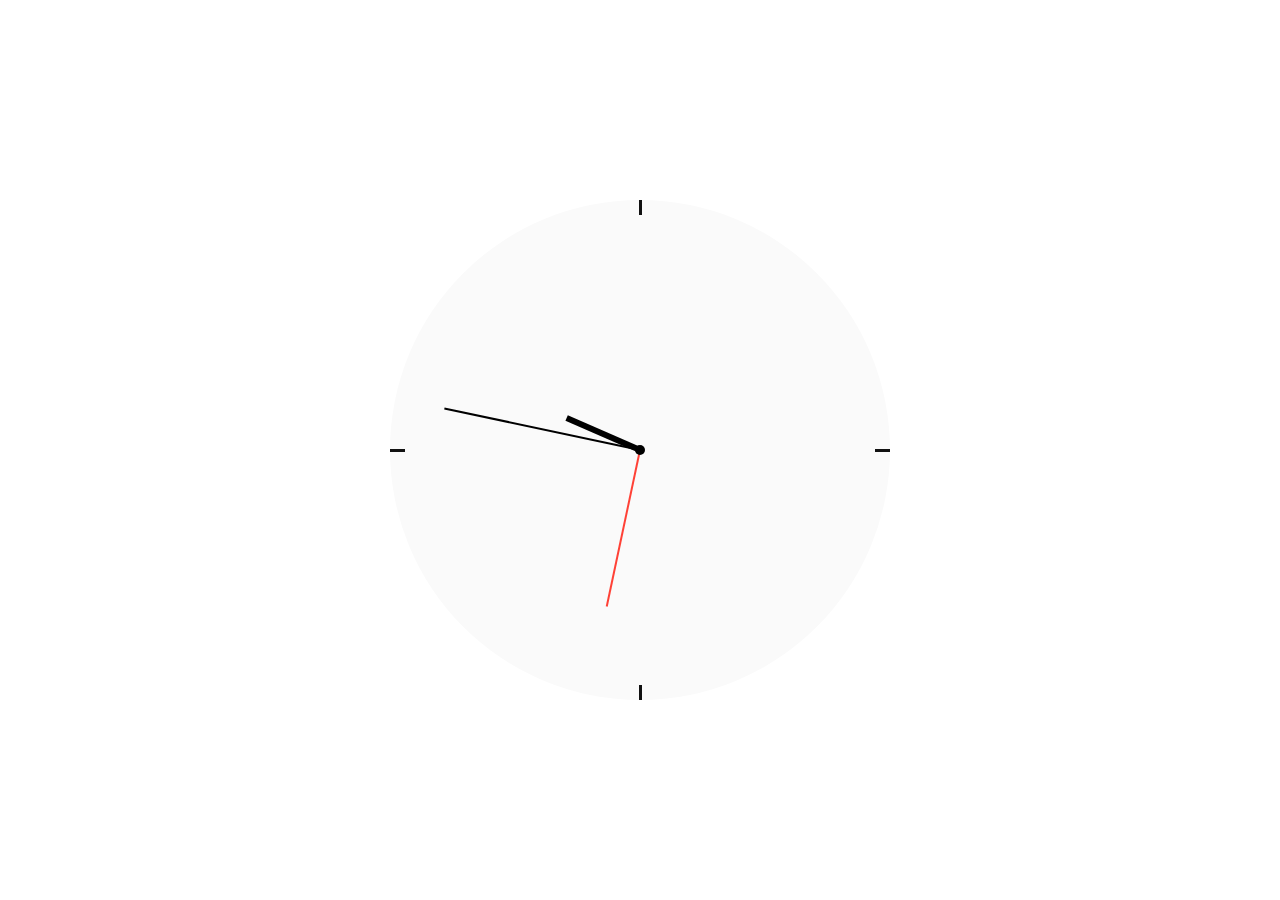
<file: projects/clock/index.html>
<!DOCTYPE html>
 <html>

 <head>
     <title>Clock</title>
     <meta name="viewport" content="width=device-width, initial-scale=1">
     <link rel="stylesheet" href="style.css" />
 </head>

 <body>

     <div class="clock">
         <div id="hours"></div>
         <div id="minutes"></div>
         <div id="seconds"></div>
         <div class="three"></div>
         <div class="six"></div>
         <div class="nine"></div>
         <div class="twelve"></div>
         <div class="center"></div>
     </div>

     <script type="text/javascript" src="app.js"></script>
 </body>

 </html>
</file>
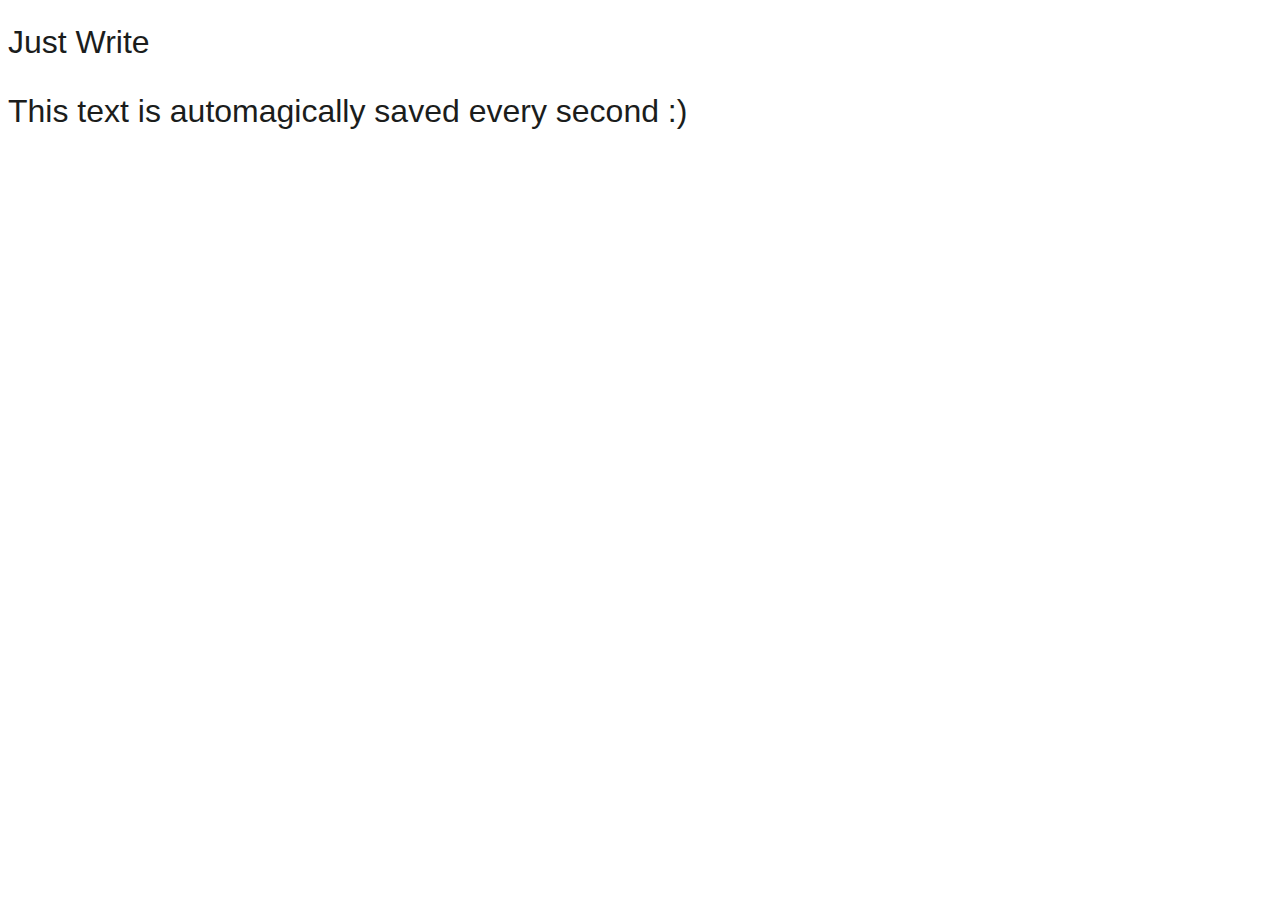
<file: projects/text-editor/index.html>
<!DOCTYPE html>
<html>
<head>
  <title>Text Editor</title>
  <meta name="viewport" content="width=device-width, initial-scale=1">
  <link rel="stylesheet" href="style.css"/>
</head>

 <div id="heading" contenteditable="true"></div>
 <div id="content" contenteditable="true"></div>

<script src="app.js"></script>

</html>
</file>
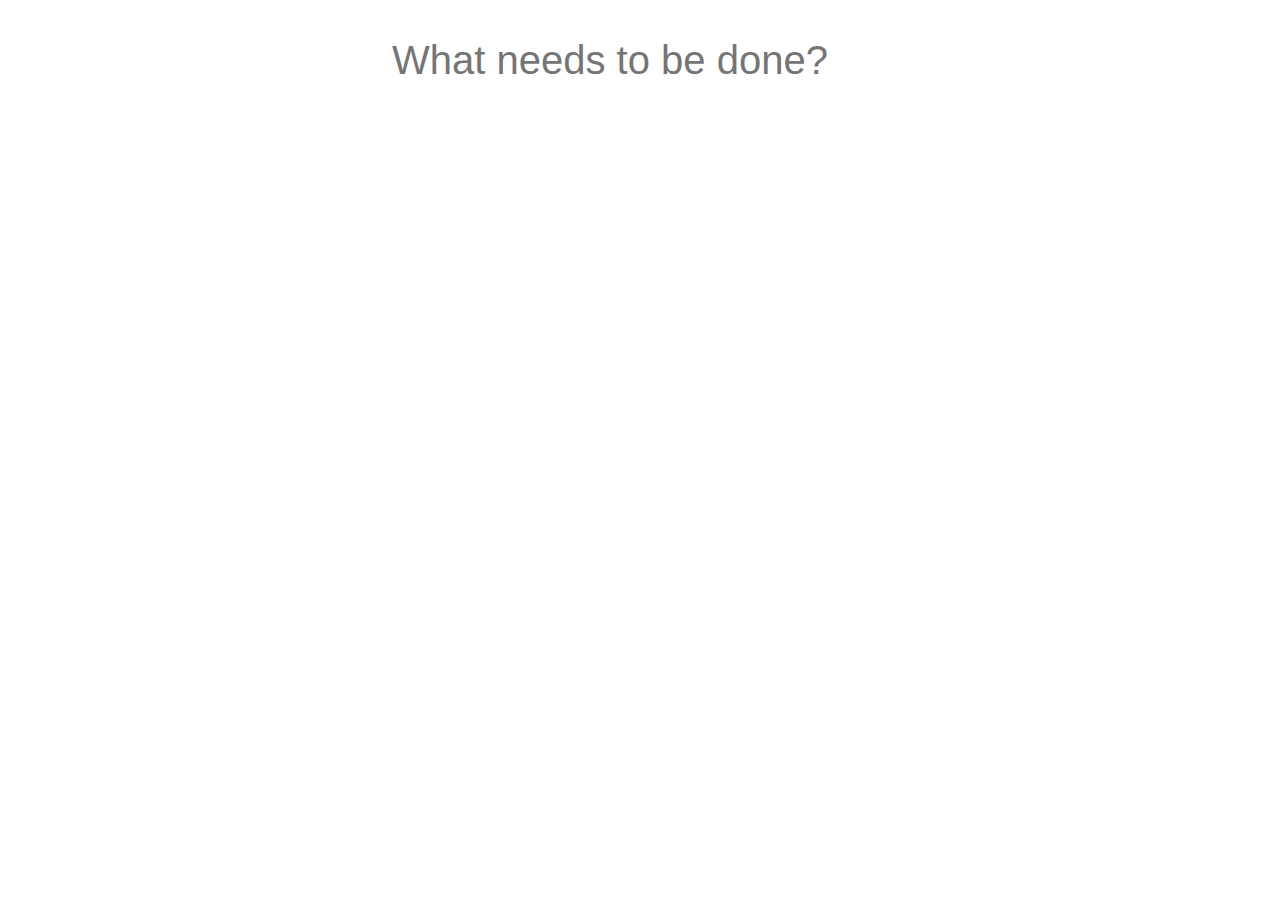
<file: projects/todo-list/index.html>
<!DOCTYPE html>
<html lang="en">
   <head>
      <meta charset="utf-8">
      <meta name="viewport" content="width=device-width, initial-scale=1">
      <link rel="stylesheet" href="style.css" />
      <title>
         To-do List
      </title>
   </head>
   <body>
      <input id="input" placeholder="What needs to be done?">
      <ul id="list"></ul>
   </body>
   <script src="app.js"></script>
</html>
</file>
<file: projects/clock/style.css>
* {
  margin: 0;
  padding: 0;
  border: 0;
}

body {
  background-color: white;
}

.clock {
  height: 500px;
  width: 500px;
  background-color: #fafafa;
  border-radius: 100%;
  /*border: 3px solid #AAAAAA;*/
  margin: auto;
  position: absolute;
  top: 0; left: 0; bottom: 0; right: 0;
}

.twelve {
  position: absolute;
  width: 3px;
  height: 15px;
  background: #111111;
  left: 0;
  top: 0;
  right: 0;
  margin: 0 auto;
}

.three {
  position: absolute;
  width: 15px;
  height: 3px;
  background: #111111;
  top: 0;
  bottom: 0;
  right: 0;
  margin: auto 0;
 }

.six {
  position: absolute;
  width: 3px;
  height: 15px;
  background: #111111;
  left: 0;
  bottom: 0;
  right: 0;
  margin: 0 auto;
}

.nine {
  position: absolute;
  width: 15px;
  height: 3px;
  background: #111111;
  top: 0;
  bottom: 0;
  left: 0;
  margin: auto 0;
 }

 .center {
     width: 10px;
     height: 10px;
     position: absolute;
     left: 0; right: 0; bottom: 0; top: 0;
     margin: auto;
     background: #000;
     border-radius: 100%;
   }

   #seconds {
     position: absolute;
     height: 160px;
     width: 2px;
     left: 0; right: 0; bottom: 160px; top: 0px;
     margin: auto;
     background: #000;
     -webkit-transform-origin: bottom;
     background: #FF4136;
  }

  #minutes {
    position: absolute;
    height: 200px;
    width: 2px;
    left: 0; right: 0; bottom: 200px; top: 0px;
    margin: auto;
    background: #000;
    -webkit-transform-origin: bottom;
  }

  #hours {
    position: absolute;
    height: 80px;
    width: 6px;
    left: 0; right: 0; bottom: 80px; top: 0px;
    margin: auto;
    background: #000;
    -webkit-transform-origin: bottom;
  }
</file>
<file: projects/text-editor/style.css>
body {
  background: white;
  color: #1b1d1c;
  font-family: Helvetica;
  font-size: 200%;
}

div[contenteditable="true"] {
  padding: .5em 0;
  max-width: 700px;
  outline: none;
}

.centered {
  margin-left: auto;
  margin-right: auto;
}

.margin-top-m {
  margin-top: 1em;
}

.text-small {
  font-size: 75%;
}
.text-large {
  font-size: 200%;
}
</file>
<file: projects/todo-list/style.css>
html{
	font-family: "Avenir Next", Helevetica, sans-serif;
	text-align: center;
}

body {
	max-width: 500px;
	margin: 0 auto;
}

input {
	padding-top: 30px;
	width: 500px;
	height: 60px;
	font-size: 40px;
	border: 0;
}

input:focus {
	outline:none;
}

li {
	text-align: left;
	font-size: 40px;
	list-style: none;
	margin: 0;
}

li:hover {
	text-decoration: line-through;
}
</file>
